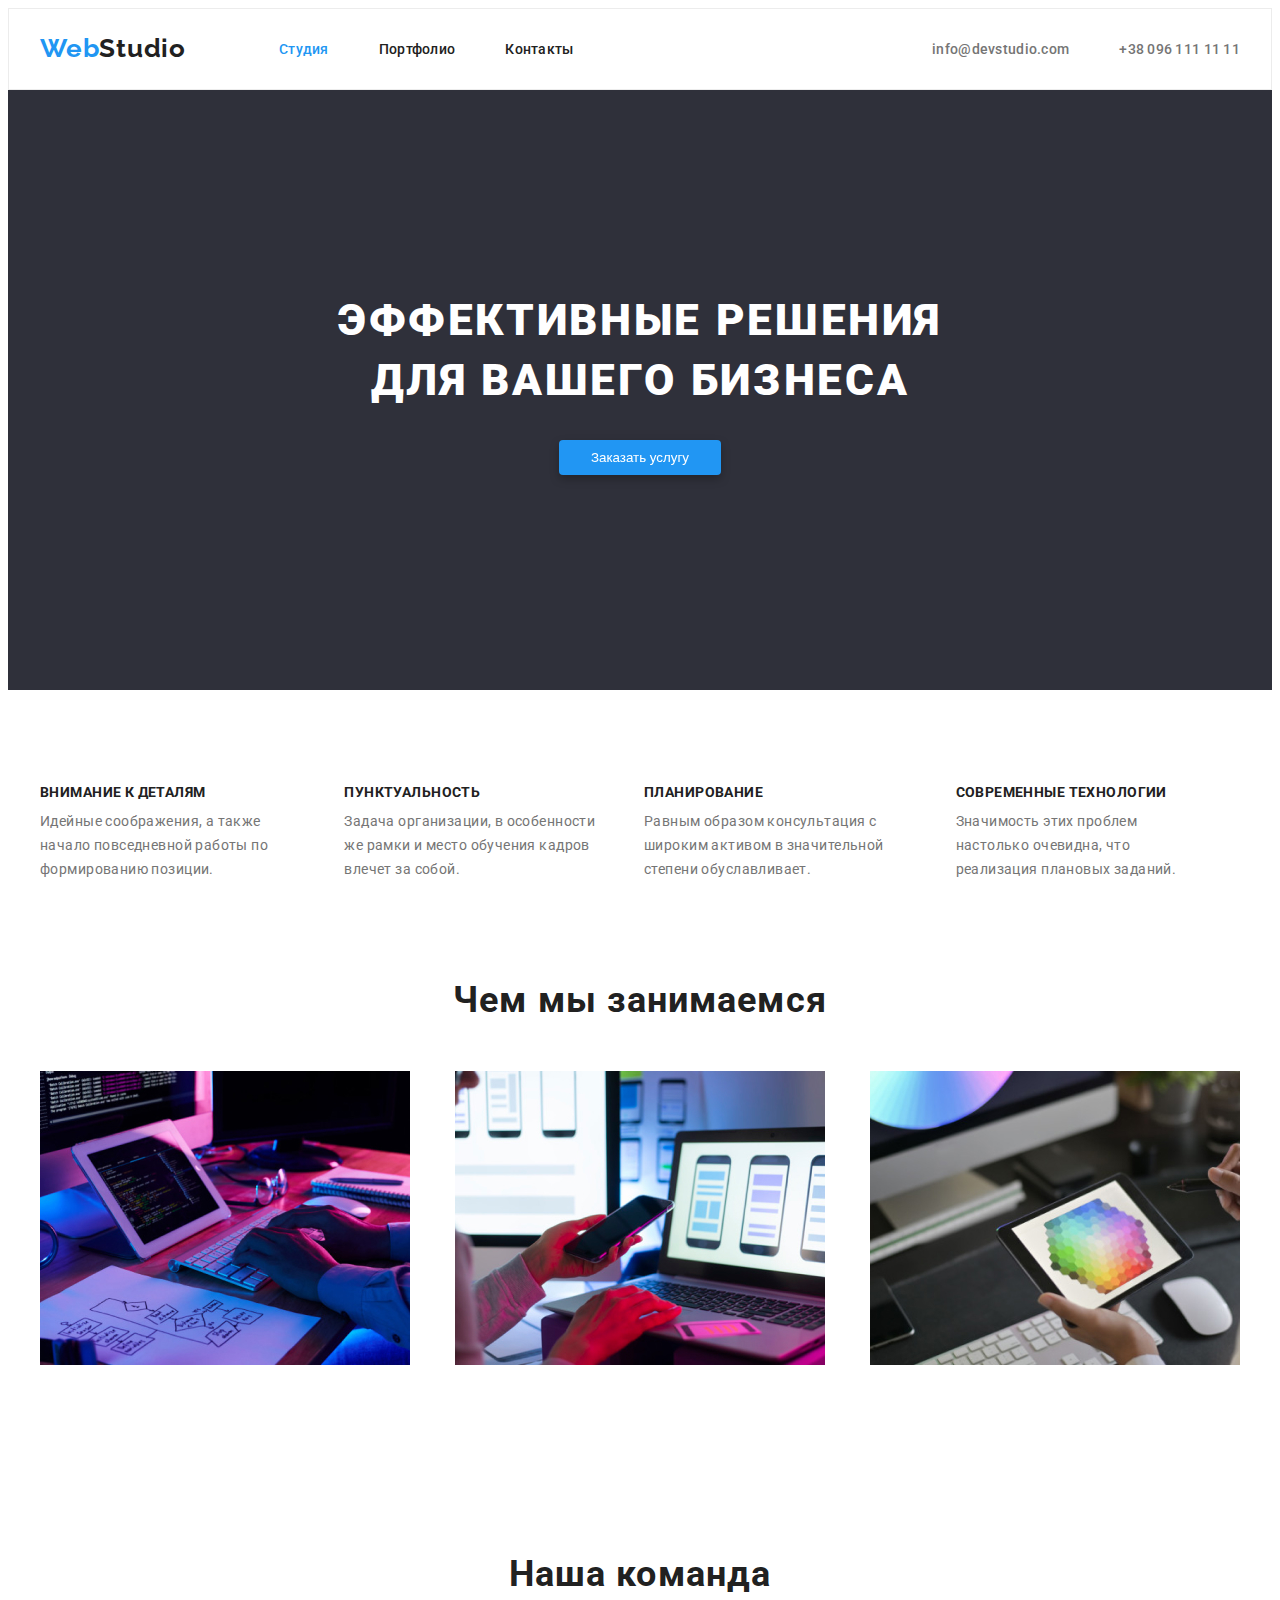
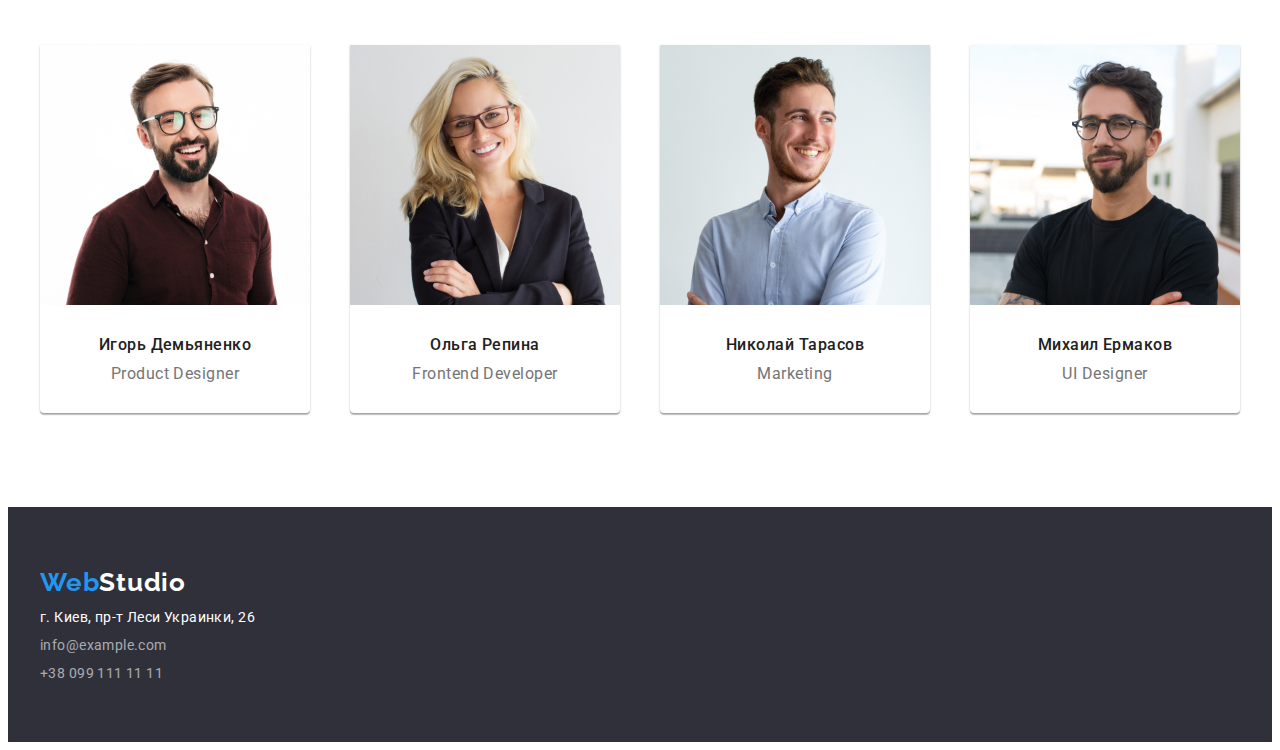
<file: index.html>
<!DOCTYPE html>
<html lang="ru">
  <head>
    <meta charset="UTF-8" />
    <meta name="viewport" content="width=device-width, initial-scale=1.0" />
    <title>Веб-студия</title>
    <link rel="preconnect" href="https://fonts.gstatic.com" />
    <link
      href="https://fonts.googleapis.com/css2?family=Raleway:wght@700&family=Roboto:wght@400;500;700;900&display=swap"
      rel="stylesheet"
    />
    <link
      rel="stylesheet"
      href="https://cdnjs.cloudflare.com/ajax/libs/modern-normalize/1.0.0/modern-normalize.min.css"
      integrity="sha512-ISS7cAi1PEhQ8jnbJpJZMd29NlhNj4AWYyLOSp2CE/CsHxTCu+r+t0D2yoJudVrd0/8fTVPUVDzY5Tvli75u/g=="
      crossorigin="anonymous"
    />
    <link rel="stylesheet" href="./css/style.css" />
  </head>
  <body>
    <header class="header">
      <div class="container">
        <nav class="navigation">
          <a class="logotype link" href="./index.html" lang="en"
            ><span class="logotype-part">Web</span>Studio</a
          >
          <ul class="navigation-list list">
            <li class="navigation-list-item">
              <a class="navigation-list-link link current" href="#">Студия</a>
            </li>
            <li class="navigation-list-item">
              <a class="navigation-list-link link" href="./portfolio.html"
                >Портфолио</a
              >
            </li>
            <li class="navigation-list-item">
              <a class="navigation-list-link link" href="#">Контакты</a>
            </li>
          </ul>
        </nav>
        <ul class="header-contacts-list list">
          <li class="header-contacts">
            <a
              class="header-contacts-link link"
              href="mailto:info@devstudio.com"
              >info@devstudio.com</a
            >
          </li>
          <li class="header-contacts">
            <a class="header-contacts-link link" href="tel:+380961111111"
              >+38 096 111 11 11</a
            >
          </li>
        </ul>
      </div>
    </header>

    <main>
      <!--HERO-->
      <section class="hero">
        <div class="container">
          <h1 class="main-h1">Эффективные решения для вашего бизнеса</h1>
          <button class="button-primary" type="button">Заказать услугу</button>
        </div>
      </section>
      <!--ABOUT US-->
      <section class="about-us">
        <div class="container">
          <ul class="about-us-theme list">
            <li class="about-us-list">
              <h3 class="about-us-h3">Внимание к деталям</h3>
              <p class="about-us-description">
                Идейные соображения, а также начало повседневной работы по
                формированию позиции.
              </p>
            </li>
            <li class="about-us-list">
              <h3 class="about-us-h3">Пунктуальность</h3>
              <p class="about-us-description">
                Задача организации, в особенности же рамки и место обучения
                кадров влечет за собой.
              </p>
            </li>
            <li class="about-us-list">
              <h3 class="about-us-h3">Планирование</h3>
              <p class="about-us-description">
                Равным образом консультация с широким активом в значительной
                степени обуславливает.
              </p>
            </li>
            <li class="about-us-list">
              <h3 class="about-us-h3">Современные технологии</h3>
              <p class="about-us-description">
                Значимость этих проблем настолько очевидна, что реализация
                плановых заданий.
              </p>
            </li>
          </ul>
        </div>
      </section>
      <!--WHAT WE DO-->
      <section class="what-we-do">
        <div class="container">
          <h2 class="section-title">Чем мы занимаемся</h2>
          <ul class="what-we-do-list list">
            <li class="what-we-do-list-img">
              <img
                src="./images/what-we-do/img1.jpg"
                alt="Разработчик пишит на клавиатуре"
                width="370"
                height="294"
              />
            </li>
            <li class="what-we-do-list-img">
              <img
                src="./images/what-we-do/img2.jpg"
                alt="Разработчик работает с телефоном"
                width="370"
                height="294"
              />
            </li>
            <li class="what-we-do-list-img">
              <img
                src="./images/what-we-do/img3.jpg"
                alt="Разработчик работате с планшетом"
                width="370"
                height="294"
              />
            </li>
          </ul>
        </div>
      </section>
      <!--OUR TEAM-->
      <section class="our-team">
        <div class="container">
          <h2 class="section-title">Наша команда</h2>
          <ul class="our-team-list list">
            <li class="our-team-list-card">
              <img
                src="./images/our-team/our-team1.jpg"
                alt="Мужчина в очках улыбается"
                width="270"
                height="260"
              />
              <h3 class="our-team-peoples-names">Игорь Демьяненко</h3>
              <p class="our-team-peoples-profession" lang="en">
                Product Designer
              </p>
            </li>
            <li class="our-team-list-card">
              <img
                src="./images/our-team/our-team2.jpg"
                alt="Женщина в очках улыбается"
                width="270"
                height="260"
              />
              <h3 class="our-team-peoples-names">Ольга Репина</h3>
              <p class="our-team-peoples-profession" lang="en">
                Frontend Developer
              </p>
            </li>
            <li class="our-team-list-card">
              <img
                src="./images/our-team/our-team3.jpg"
                alt="Мужчина улыбается"
                width="270"
                height="260"
              />
              <h3 class="our-team-peoples-names">Николай Тарасов</h3>
              <p class="our-team-peoples-profession" lang="en">Marketing</p>
            </li>
            <li class="our-team-list-card">
              <img
                src="./images/our-team/our-team4.jpg"
                alt="Мужчина в очках подмигивает"
                width="270"
                height="260"
              />
              <h3 class="our-team-peoples-names">Михаил Ермаков</h3>
              <p class="our-team-peoples-profession" lang="en">UI Designer</p>
            </li>
          </ul>
        </div>
      </section>
    </main>
    <footer class="footer">
      <div class="container">
        <a class="logotype link" href="./index.html" lang="en"
          ><span class="logotype-part">Web</span>Studio</a
        >
        <address class="address">
          <ul class="footer-navigation-list list">
            <li class="footer-navigation-list-item">
              <a
                class="footer-navigation-link link"
                href="https://goo.gl/maps/6is4ioUTec87gt4i7"
                target="_blank"
                >г. Киев, пр-т Леси Украинки, 26</a
              >
            </li>
            <li class="footer-navigation-list-item">
              <a
                class="footer-navigation-link link"
                href="mailto:info@example.com"
                >info@example.com</a
              >
            </li>
            <li class="footer-navigation-list-item">
              <a class="footer-navigation-link link" href="tel:+380991111111"
                >+38 099 111 11 11</a
              >
            </li>
          </ul>
        </address>
      </div>
    </footer>
  </body>
</html>
</file>
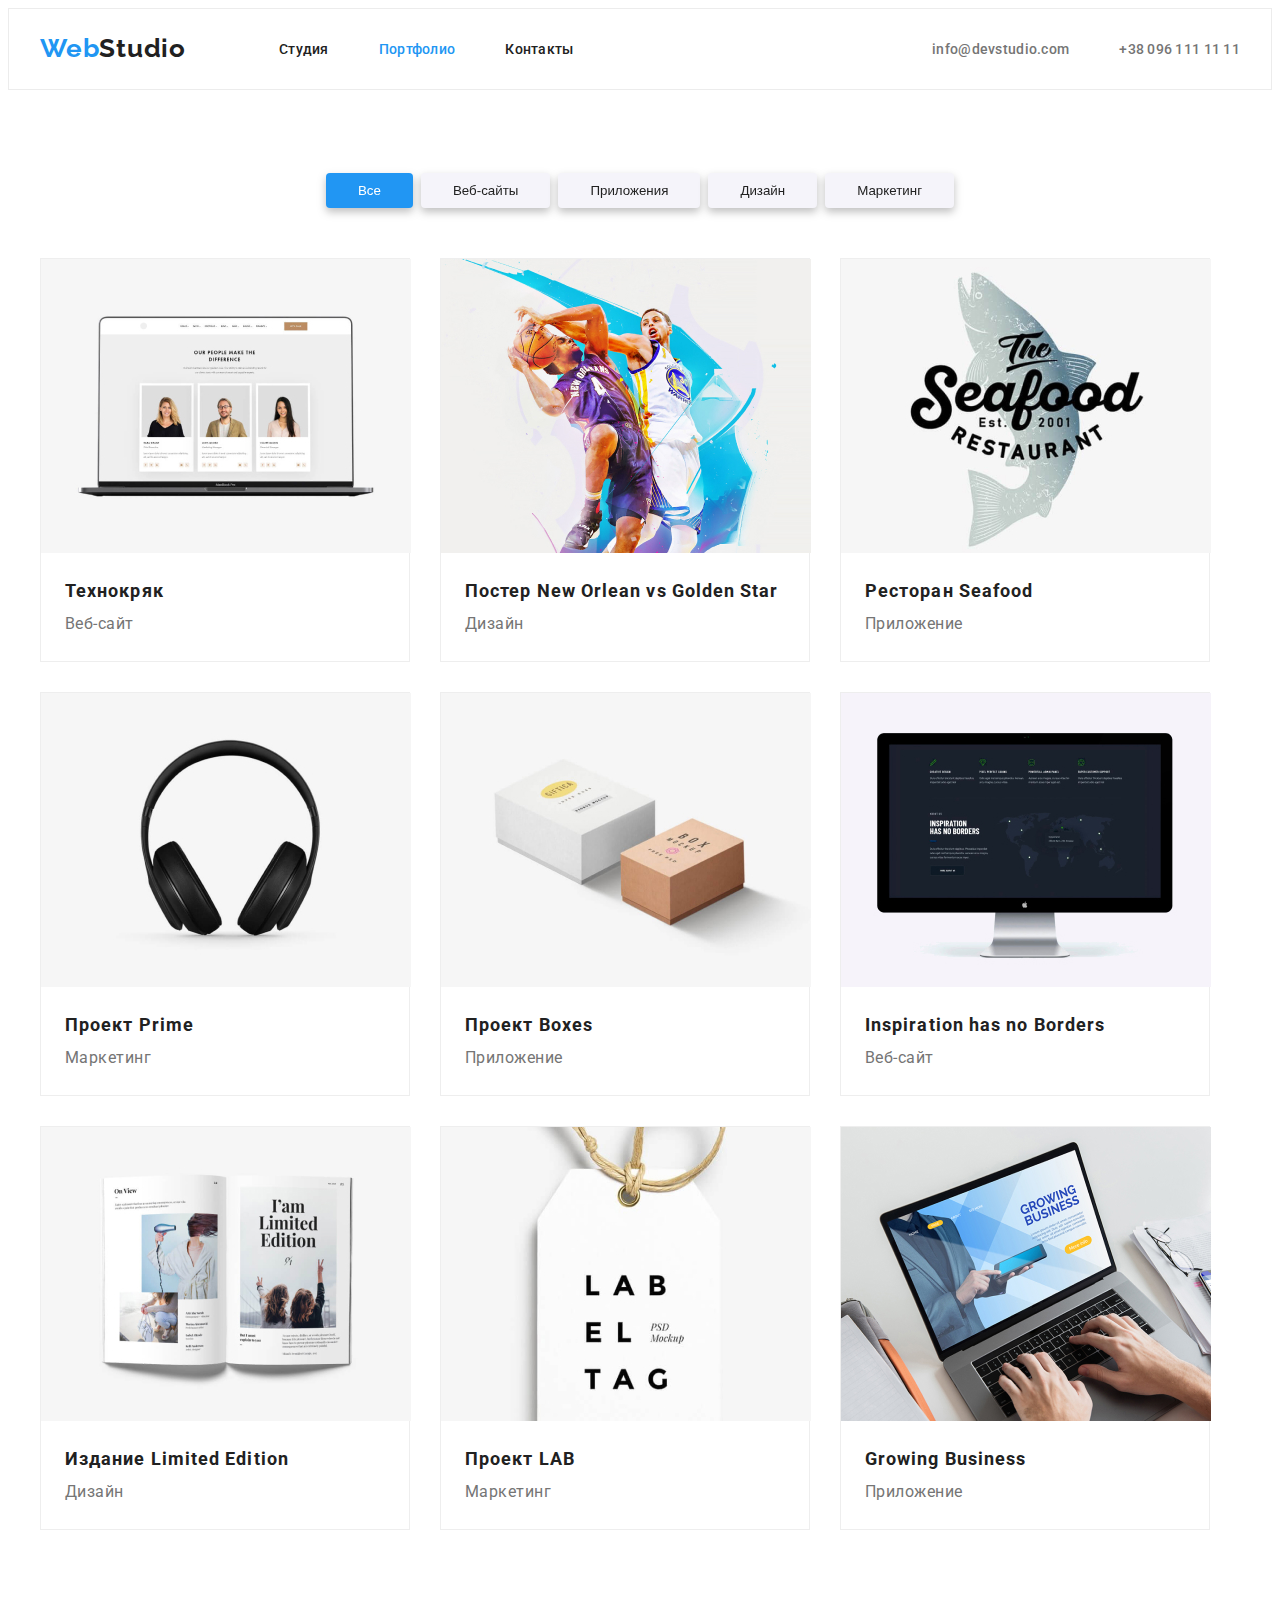
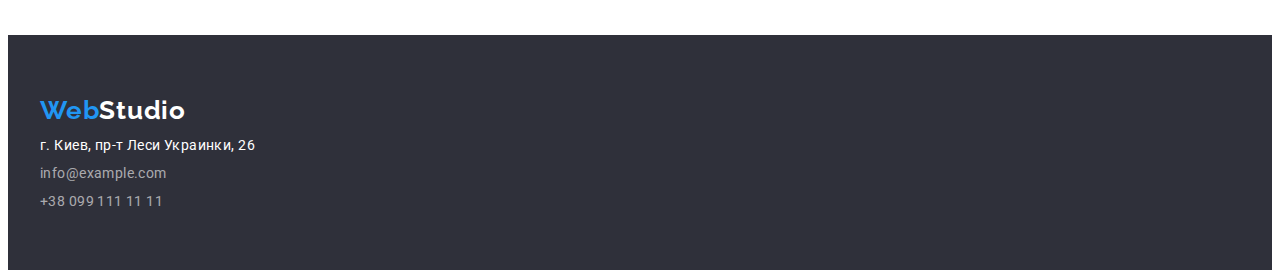
<file: portfolio.html>
<!DOCTYPE html>
<html lang="ru">
  <head>
    <meta charset="UTF-8" />
    <meta name="viewport" content="width=device-width, initial-scale=1.0" />
    <title>Портфолио</title>
    <link rel="preconnect" href="https://fonts.gstatic.com" />
    <link
      href="https://fonts.googleapis.com/css2?family=Raleway:wght@700&family=Roboto:wght@400;500;700&display=swap"
      rel="stylesheet"
    />
    <link
      rel="stylesheet"
      href="https://cdnjs.cloudflare.com/ajax/libs/modern-normalize/1.0.0/modern-normalize.min.css"
      integrity="sha512-ISS7cAi1PEhQ8jnbJpJZMd29NlhNj4AWYyLOSp2CE/CsHxTCu+r+t0D2yoJudVrd0/8fTVPUVDzY5Tvli75u/g=="
      crossorigin="anonymous"
    />
    <link rel="stylesheet" href="./css/style.css" />
  </head>
  <body>
    <header class="header">
      <div class="container">
        <nav class="navigation">
          <a class="logotype link" href="./index.html" lang="en">
            <span class="logotype-part">Web</span>Studio</a
          >
          <ul class="navigation-list list">
            <li class="navigation-list-item">
              <a class="navigation-list-link link" href="./index.html"
                >Студия</a
              >
            </li>
            <li class="navigation-list-item">
              <a class="navigation-list-link link current" href="#"
                >Портфолио</a
              >
            </li>
            <li class="navigation-list-item">
              <a class="navigation-list-link link" href="#">Контакты</a>
            </li>
          </ul>
        </nav>
        <ul class="header-contacts-list list">
          <li class="header-contacts">
            <a
              class="header-contacts-link link"
              href="mailto:info@devstudio.com"
              >info@devstudio.com</a
            >
          </li>
          <li class="header-contacts">
            <a class="header-contacts-link link" href="tel:+380961111111"
              >+38 096 111 11 11</a
            >
          </li>
        </ul>
      </div>
    </header>
    <main>
      <!--Our portfolio-->
      <section class="our-portfolio">
        <div class="container">
          <ul class="our-navigation-list list">
            <li class="our-portfolio-navigation-item">
              <button class="button-primary" type="button">Все</button>
            </li>
            <li class="our-portfolio-navigation">
              <button class="button-secondary" type="button">Веб-сайты</button>
            </li>
            <li class="our-portfolio-navigation">
              <button class="button-secondary" type="button">Приложения</button>
            </li>
            <li class="our-portfolio-navigation">
              <button class="button-secondary" type="button">Дизайн</button>
            </li>
            <li class="our-portfolio-navigation">
              <button class="button-secondary" type="button">Маркетинг</button>
            </li>
          </ul>
          <!--Our portfolio list-->
          <ul class="our-portfolio-list list">
            <li>
              <a class="our-portfolio-list-link link" href="#">
                <img
                  src="./images/our-portfolio/portfolio1.jpg"
                  alt="Две женщины и один мужчина улыбаются"
                  width="370"
                  height="294"
                />
                <div class="our-portfolio-list-link-description">
                  <h2 class="our-portfolio-works">Технокряк</h2>
                  <p class="our-portfolio-choise">Веб-сайт</p>
                </div>
              </a>
            </li>
            <li>
              <a class="our-portfolio-list-link link" href="#">
                <img
                  src="./images/our-portfolio/portfolio2.jpg"
                  alt="Двое мужчин играют в баскетбол"
                  width="370"
                  height="294"
                />
                <div class="our-portfolio-list-link-description">
                  <h2 class="our-portfolio-works">
                    Постер <span lang="en">New Orlean vs Golden Star</span>
                  </h2>
                  <p class="our-portfolio-choise">Дизайн</p>
                </div>
              </a>
            </li>
            <li>
              <a class="our-portfolio-list-link link" href="#">
                <img
                  src="./images/our-portfolio/portfolio3.jpg"
                  alt="Рыба на лейбле ресторана"
                  width="370"
                  height="294"
                />
                <div class="our-portfolio-list-link-description">
                  <h2 class="our-portfolio-works">
                    Ресторан <span lang="en">Seafood</span>
                  </h2>
                  <p class="our-portfolio-choise">Приложение</p>
                </div>
              </a>
            </li>
            <li>
              <a class="our-portfolio-list-link link" href="#">
                <img
                  src="./images/our-portfolio/portfolio4.jpg"
                  alt="Большие наушники"
                  width="370"
                  height="294"
                />
                <div class="our-portfolio-list-link-description">
                  <h2 class="our-portfolio-works">
                    Проект <span lang="en">Prime</span>
                  </h2>
                  <p class="our-portfolio-choise">Маркетинг</p>
                </div>
              </a>
            </li>
            <li>
              <a class="our-portfolio-list-link link" href="#">
                <img
                  src="./images/our-portfolio/portfolio5.jpg"
                  alt="Две маленькие коробки"
                  width="370"
                  height="294"
                />
                <div class="our-portfolio-list-link-description">
                  <h2 class="our-portfolio-works">
                    Проект <span lang="en">Boxes</span>
                  </h2>
                  <p class="our-portfolio-choise">Приложение</p>
                </div>
              </a>
            </li>
            <li>
              <a class="our-portfolio-list-link link" href="#">
                <img
                  src="./images/our-portfolio/portfolio6.jpg"
                  alt="Монитор компьютера"
                  width="370"
                  height="294"
                />
                <div class="our-portfolio-list-link-description">
                  <h2 class="our-portfolio-works" lang="en">
                    Inspiration has no Borders
                  </h2>
                  <p class="our-portfolio-choise">Веб-сайт</p>
                </div>
              </a>
            </li>
            <li>
              <a class="our-portfolio-list-link link" href="#">
                <img
                  src="./images/our-portfolio/portfolio7.jpg"
                  alt="Открытая книга"
                  width="370"
                  height="294"
                />
                <div class="our-portfolio-list-link-description">
                  <h2 class="our-portfolio-works">
                    Издание <span lang="en">Limited Edition</span>
                  </h2>
                  <p class="our-portfolio-choise">Дизайн</p>
                </div>
              </a>
            </li>
            <li>
              <a class="our-portfolio-list-link link" href="#">
                <img
                  src="./images/our-portfolio/portfolio8.jpg"
                  alt="Лейбл лабелтаг"
                  width="370"
                  height="294"
                />
                <div class="our-portfolio-list-link-description">
                  <h2 class="our-portfolio-works">
                    Проект <span lang="en">LAB</span>
                  </h2>
                  <p class="our-portfolio-choise">Маркетинг</p>
                </div>
              </a>
            </li>
            <li>
              <a class="our-portfolio-list-link link" href="#">
                <img
                  src="./images/our-portfolio/portfolio9.jpg"
                  alt="Мужчина печатает на компьютере"
                  width="370"
                  height="294"
                />
                <div class="our-portfolio-list-link-description">
                  <h2 class="our-portfolio-works" lang="en">
                    Growing Business
                  </h2>
                  <p class="our-portfolio-choise">Приложение</p>
                </div>
              </a>
            </li>
          </ul>
        </div>
      </section>
    </main>
    <footer class="footer">
      <div class="container">
        <a class="logotype link" href="./index.html" lang="en"
          ><span class="logotype-part">Web</span>Studio</a
        >
        <address class="address">
          <ul class="footer-navigation-list list">
            <li class="footer-navigation-list-item">
              <a
                class="footer-navigation-link link"
                href="https://goo.gl/maps/6is4ioUTec87gt4i7"
                target="_blank"
                >г. Киев, пр-т Леси Украинки, 26</a
              >
            </li>
            <li class="footer-navigation-list-item">
              <a
                class="footer-navigation-link link"
                href="mailto:info@example.com"
                >info@example.com</a
              >
            </li>
            <li class="footer-navigation-list-item">
              <a class="footer-navigation-link link" href="tel:+380991111111"
                >+38 099 111 11 11</a
              >
            </li>
          </ul>
        </address>
      </div>
    </footer>
  </body>
</html>
</file>
<file: css/style.css>
:root {
  --primary-text-color: #757575;
  --title-text-color: #212121;
  --accent-color: #2196f3;
  --primary-bg-color: #ffffff;
  --primary-btn-text-color: #ffffff;
}

body {
  font-family: 'Roboto', sans-serif;
}

h1,
h2,
h3,
h4,
h5,
h6,
p {
  margin: 0;
}

ul,
ol {
  margin: 0;
  padding: 0;
}

img {
  display: block;
}
button:focus {
  outline: none;
}

.list {
  list-style: none;
}

.link {
  text-decoration: none;
}

.address {
  font-style: normal;
}

.container {
  width: 1200px;
  padding-left: 15px;
  padding-right: 15px;
  margin: 0 auto;
}

/*=====LOGOTYPE=====*/
.header .logotype {
  margin-right: 93px;
}
.logotype {
  font-family: Raleway;
  font-weight: bold;
  font-size: 26px;
  line-height: 1.192;
  letter-spacing: 0.03em;
  color: var(--title-text-color);
}
.logotype-part {
  font-family: Raleway;
  font-weight: bold;
  font-size: 26px;
  line-height: 1.193;
  letter-spacing: 0.03em;
  color: var(--accent-color);
}
/*=====LOGOTYPE END=====*/

/*=====HEADER=====*/
.header {
  padding-top: 24px;
  padding-bottom: 25px;
  border: 1px solid #ececec;
}

.header .container {
  display: flex;
  align-items: center;
}
.navigation {
  display: flex;
  align-items: center;
}
.navigation-list {
  display: flex;
  align-items: center;
}
.navigation-list:not(:last-child) {
  margin-right: 50px;
}
.header-contacts-list {
  display: flex;
  align-items: center;
  margin-left: auto;
}
.header-contacts:first-of-type {
  margin-right: 50px;
}
.logotype {
  margin-right: 93px;
}
.navigation-list-item:not(:last-child) {
  margin-right: 50px;
}
.navigation-list-link {
  font-weight: 500;
  font-size: 14px;
  line-height: 1.143;
  letter-spacing: 0.02em;
  color: var(--title-text-color);
}
.navigation-list-link :hover,
.navigation-list-link :focus {
  color: var(--accent-color);
}
.navigation-list-link.current {
  color: var(--accent-color);
}

.header-contacts-link {
  font-weight: 500;
  font-size: 14px;
  line-height: 1.143;
  letter-spacing: 0.02em;
  color: var(--primary-text-color);
}
.header-contacts-link :hover,
.header-contacts-link :focus {
  color: var(--accent-color);
}
/*=====HEADER END=====*/

/*=====HERO=====*/
.hero {
  display: flex;
  height: 600px;
  flex-grow: 1;
  background: #2f303a;
}
.hero .container {
  display: flex;
  flex-direction: column;
  padding: 200px 0;
}
.main-h1 {
  width: 696px;
  height: 120px;
  font-style: normal;
  font-weight: 900;
  font-size: 44px;
  line-height: 1.364;
  text-align: center;
  letter-spacing: 0.06em;
  text-transform: uppercase;
  margin: 0 auto;
  color: #ffffff;
}

.button-primary {
  color: var(--primary-btn-text-color);
  background-color: var(--accent-color);
  filter: drop-shadow(0px 4px 4px rgba(0, 0, 0, 0.25));
  border-radius: 4px;
  padding: 10px 32px;
  border: none;
}
.button-primary :focus,
.button-primary:hover {
  background: #188ce8;
}
.hero .container .button-primary {
  margin: 30px auto 0 auto;
  justify-content: center;
}
.button-secondary {
  color: var(--title-text-color);
  background-color: #f5f4fa;
  filter: drop-shadow(0px 4px 4px rgba(0, 0, 0, 0.25));
  border-radius: 4px;
  padding: 10px 32px;
  border: none;
}
.button-secondary :focus,
.button-secondary :hover {
  background: #188ce8;
}
/*=====HERO END=====*/

/*=====ABOUT-US=====*/
.about-us {
  padding: 94px 0;
}

.about-us-theme {
  display: flex;
  justify-content: space-between;
  gap: 30px;
  width: 1170px;
  height: 101px;
}
.about-us-h3 {
  font-weight: bold;
  font-size: 14px;
  line-height: 1.143;
  letter-spacing: 0.03em;
  text-transform: uppercase;
  color: var(--title-text-color);
}
.about-us-description {
  font-weight: normal;
  font-size: 14px;
  line-height: 1.714;
  letter-spacing: 0.03em;
  color: var(--primary-text-color);
  margin-top: 10px;
}
/*=====ABOUT-US END=====*/

/*=====WHAT WE DO=====*/

.what-we-do-list {
  display: flex;
  justify-content: space-between;
  margin-top: 50px;
}
.what-we-do {
  padding-bottom: 94px;
}
/*=====WHAT WE DO END=====*/

/*=====OUR TEAM =======*/
.our-team {
  padding: 94px 0;
}
.our-team-list {
  display: flex;
  justify-content: space-between;
  margin-top: 50px;
}
.our-team-list-card {
  display: flex;
  flex-direction: column;
  width: 270px;
  height: 368px;
  background: #ffffff;
  box-shadow: 0px 1px 3px rgba(0, 0, 0, 0.12), 0px 1px 1px rgba(0, 0, 0, 0.14),
    0px 2px 1px rgba(0, 0, 0, 0.2);
  border-radius: 0px 0px 4px 4px;
}

.our-team-list-card > img {
  width: 100%;
  height: 260px;
}
.our-team-peoples-names {
  font-weight: 500;
  font-size: 16px;
  line-height: 1.188;
  letter-spacing: 0.03em;
  color: var(--title-text-color);
  margin: 30px auto 10px auto;
}
.our-team-peoples-profession {
  font-weight: normal;
  font-size: 16px;
  line-height: 1.188;
  letter-spacing: 0.03em;
  color: var(--primary-text-color);
  margin: 0 auto 0 auto;
}
/*=====OUR TEAM END ====*/

/*=====PORTFOLIO=====*/
.our-portfolio {
  padding: 83px 0 105px 0;
}
.our-navigation-list {
  display: flex;
  justify-content: center;
  gap: 8px;
}
.our-portfolio-list {
  margin-top: 50px;
  display: flex;
  flex-wrap: wrap;
  gap: 30px;
}
.our-portfolio-list > li {
  width: 370px;
  height: 404px;
  background: #ffffff;
  border: 1px solid #eeeeee;
  box-sizing: border-box;
}
.our-portfolio-list-link-description {
  padding: 20px 24px;
}

/*=====PORTFOLIO END=====*/

/*=====COMPONENTS=====*/
.section-title {
  font-weight: bold;
  font-size: 36px;
  line-height: 1.167;
  text-align: center;
  letter-spacing: 0.03em;
  color: var(--title-text-color);
}

.our-portfolio-works {
  font-weight: bold;
  font-size: 18px;
  line-height: 2;
  letter-spacing: 0.06em;
  color: var(--title-text-color);
}
.our-portfolio-choise {
  font-weight: normal;
  font-size: 16px;
  line-height: 1.875;
  letter-spacing: 0.03em;
  color: var(--primary-text-color);
}
/*=====COMPONENTS END=====*/

/*=====BUTTONS=====*/

.our-portfolio-navigation-button {
  font-weight: 500;
  font-size: 16px;
  line-height: 1.625;
  text-align: center;
  letter-spacing: 0.03em;
  color: var(--title-text-color);
}

/*=====BUTTONS END=====*/

/*=====FOOTER=====*/
.footer .logotype {
  color: #ffffff;
}
.footer .container {
  display: flex;
  flex-direction: column;
}
.footer {
  background: #2f303a;
  padding: 60px 0;
}
.footer-navigation-list > li > a {
  font-weight: normal;
  font-size: 14px;
  line-height: 1, 5;
  letter-spacing: 0.03em;
  color: rgba(255, 255, 255, 0.6);
}
.footer-navigation-list > li:first-of-type > a {
  color: #ffffff;
}
.footer-navigation-list-item {
  margin-top: 9px;
}
/*=====FOOTER END=====*/
</file>
